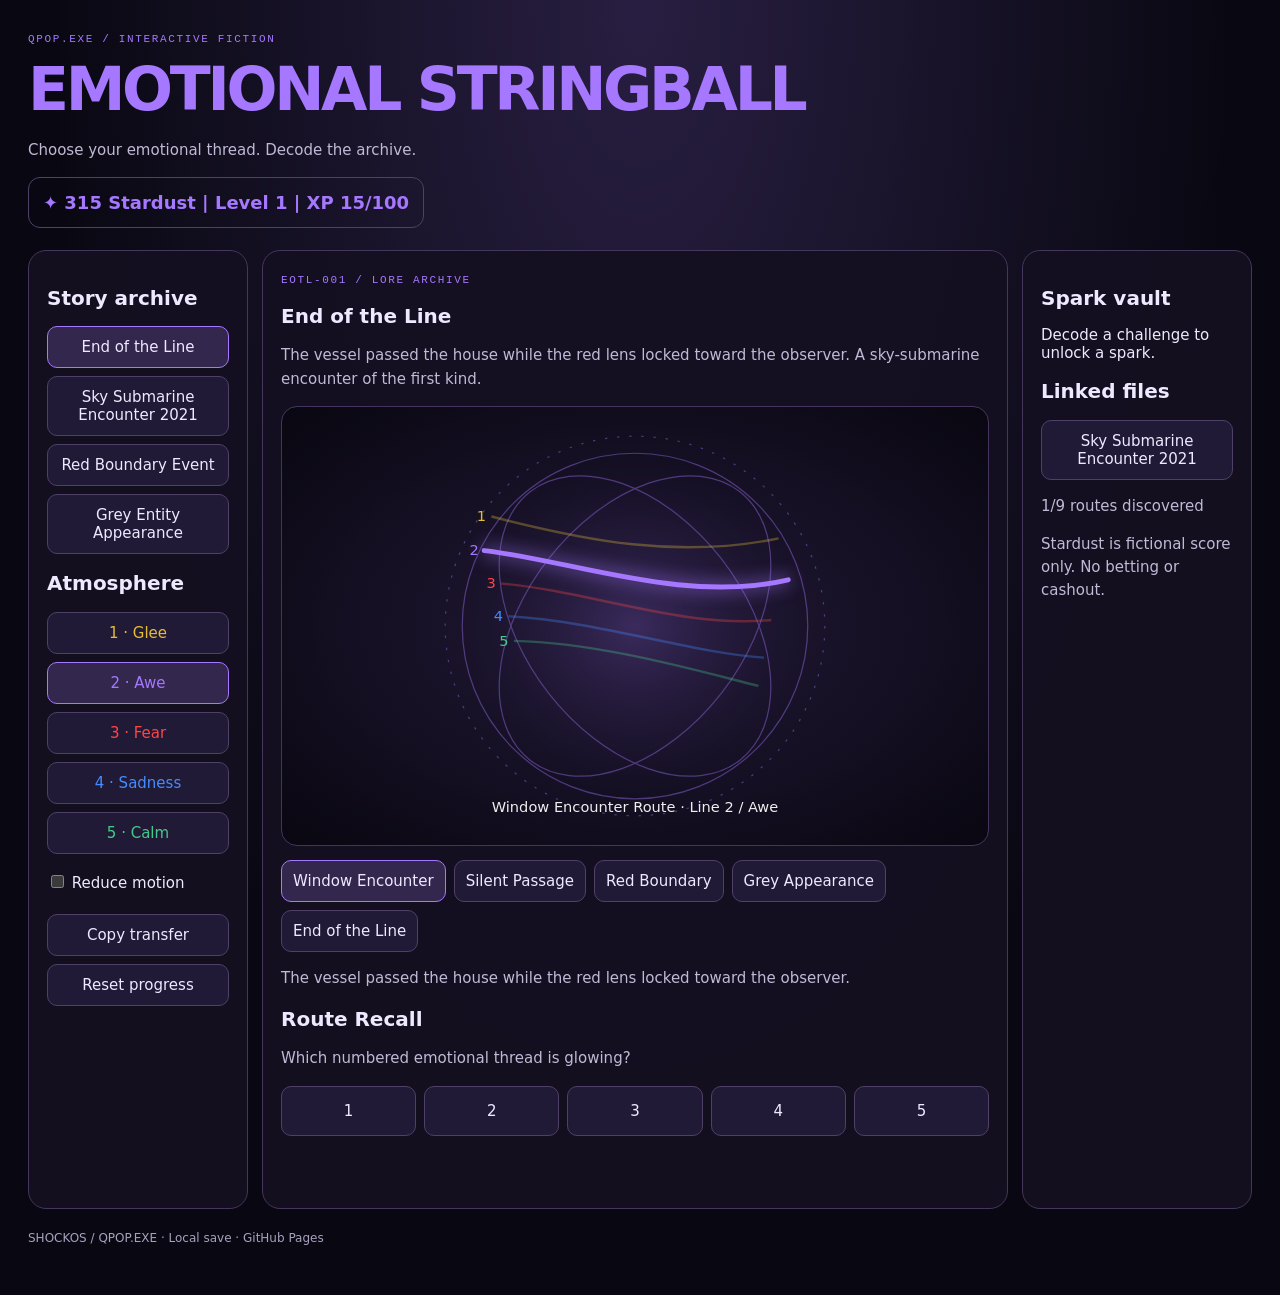
<file: index.html>
<!doctype html><html lang="en"><head><meta charset="utf-8"><meta name="viewport" content="width=device-width,initial-scale=1"><title>SHOCKOS | Emotional Stringball</title><link rel="stylesheet" href="styles.css"></head><body><main><header><small>QPOP.EXE / INTERACTIVE FICTION</small><h1>EMOTIONAL STRINGBALL</h1><p>Choose your emotional thread. Decode the archive.</p><div id="stats"></div></header><section class="layout"><aside><h2>Story archive</h2><div id="stories"></div><h2>Atmosphere</h2><div id="moods"></div><label><input type="checkbox" id="motion"> Reduce motion</label><button id="export">Copy transfer</button><button id="reset">Reset progress</button></aside><article><small id="file"></small><h2 id="title"></h2><p id="narrative"></p><svg viewBox="0 0 500 360" aria-label="Fictional dimensional routes"><defs><radialGradient id="orb"><stop stop-color="var(--accent)" stop-opacity=".45"/><stop offset="1" stop-color="#100c22" stop-opacity=".1"/></radialGradient></defs><g fill="none" stroke="var(--accent)" opacity=".4"><circle cx="250" cy="180" r="142" fill="url(#orb)"/><circle cx="250" cy="180" r="156" stroke-dasharray="2 8"/><ellipse cx="250" cy="180" rx="90" ry="140" transform="rotate(38 250 180)"/><ellipse cx="250" cy="180" rx="90" ry="140" transform="rotate(-38 250 180)"/></g><g id="threads"></g><text id="routeLabel" x="250" y="333" text-anchor="middle" fill="#eee" font-size="12"></text></svg><div id="pins"></div><p id="event"></p><h2 id="game"></h2><p id="clue"></p><div id="options"></div><p id="feedback" role="status"></p><button id="next" hidden>Next challenge</button></article><aside><h2>Spark vault</h2><div id="vault"></div><h2>Linked files</h2><div id="links"></div><p id="mission"></p><p>Stardust is fictional score only. No betting or cashout.</p></aside></section><footer>SHOCKOS / QPOP.EXE · Local save · GitHub Pages</footer></main><script type="module" src="app.js"></script></body></html>
</file>
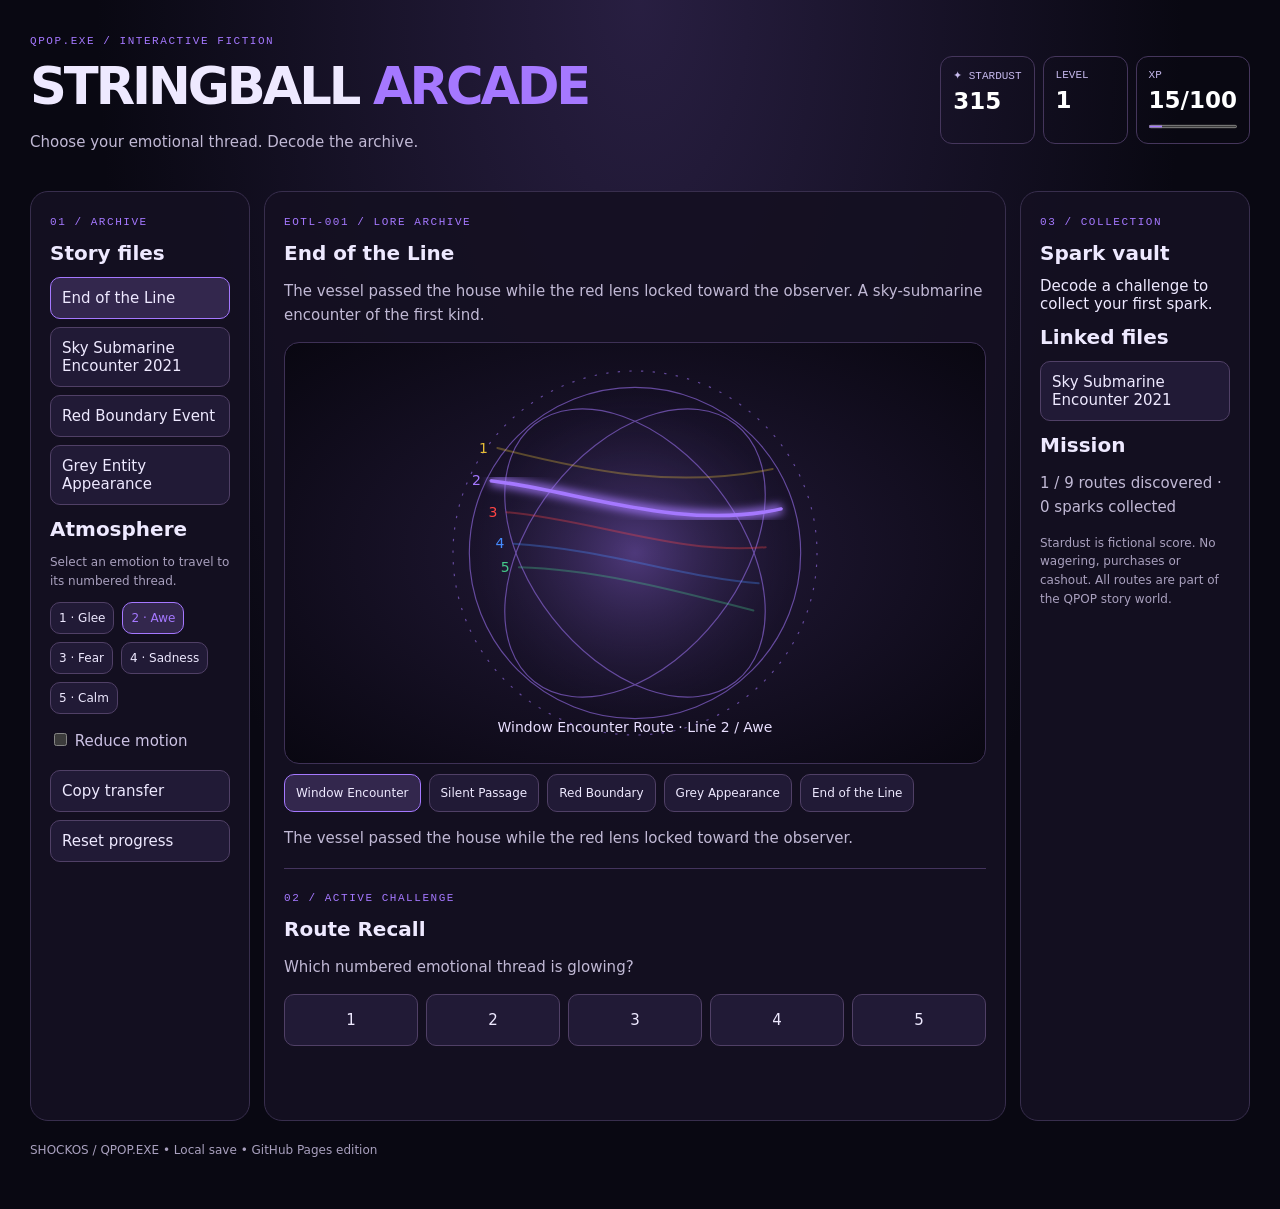
<file: SHOCKOS_Emotional_Stringball.html>
<!doctype html><html lang="en"><head><meta charset="utf-8"><meta name="viewport" content="width=device-width,initial-scale=1"><title>ShockOS • Stringball Arcade</title><style>*{box-sizing:border-box} :root{color-scheme:dark;--accent:#b5a0ff;--red:#ff4e68}body{margin:0;color:#eee9ff;background:radial-gradient(ellipse at 50% 0,#251540 0,transparent 55%),#090812;font:15px system-ui,sans-serif}main{max-width:1440px;margin:auto;padding:30px}header{display:flex;justify-content:space-between;align-items:center;gap:24px;margin-bottom:22px}h1{font-size:clamp(30px,4vw,58px);letter-spacing:-.06em;margin:8px 0}h1 span{color:var(--accent)}h2{font-size:20px;margin:12px 0}p{color:#c1b9d5;line-height:1.55}small{font:11px monospace;letter-spacing:.14em;color:var(--accent)}.stats{display:flex;gap:8px}.stats>div{border:1px solid #45365c;border-radius:12px;padding:12px;min-width:85px;font:11px monospace;color:#c6b9ed}.stats b{display:block;font:700 23px system-ui;color:#fff;margin:6px 0}progress{width:100%;height:7px;accent-color:var(--accent)}.layout{display:grid;grid-template-columns:220px minmax(0,1fr) 230px;gap:14px}.panel{padding:19px;border:1px solid #382e4d;border-radius:18px;background:#141021e8;min-width:0}button{font:inherit;color:#eee9ff;background:#211a36;border:1px solid #504066;border-radius:10px;padding:11px;cursor:pointer;text-align:left;transition:background .15s,transform .15s}button:hover{background:#372852}button:active{transform:scale(.98)}button:focus-visible{outline:2px solid #fff;outline-offset:3px}button.active{border-color:var(--accent);background:#33274d}button:disabled{opacity:.5;cursor:default}#stories,#links,#vault,.tools{display:grid;gap:8px}#stories button{width:100%}#moods,#options,.pins{display:flex;flex-wrap:wrap;gap:8px;margin:10px 0}#moods button{font-size:12px;padding:8px}.tools{margin-top:20px}label{display:block;margin-top:16px;color:#ccc2e4}.map{background:radial-gradient(ellipse,#171027,#090711);border:1px solid #3e3156;border-radius:15px;overflow:hidden}.map svg{display:block;width:100%;max-height:420px}.pins button{font-size:12px}.challenge{border-top:1px solid #44345e;margin-top:18px;padding-top:18px}#options button{flex:1 1 110px;text-align:center;min-height:52px}#next{background:#594180}#feedback{min-height:25px;color:#e4d7ff}.spark{padding:9px;background:#211a36;border-radius:9px;font-size:13px}.muted,footer{font-size:12px;color:#a9a0be}footer{padding:22px 0} [hidden]{display:none!important}@media(max-width:1000px){.layout{grid-template-columns:190px minmax(0,1fr)}aside:last-child{grid-column:1/-1}}@media(max-width:680px){main{padding:14px}header{display:block}.stats{margin:12px 0}.layout{grid-template-columns:1fr}.main{grid-row:1}aside:last-child{grid-column:auto}}

body{background:radial-gradient(ellipse at 50% 0,color-mix(in srgb,var(--accent) 20%,#090812),transparent 60%),#090812}.map{background:radial-gradient(ellipse,color-mix(in srgb,var(--accent) 17%,#090711),#090711)}.map path{transition:stroke .25s}#moods button.active{color:var(--accent)}@media(prefers-reduced-motion:reduce){*{transition:none!important}}
</style></head><body><main><header><div><small>QPOP.EXE / INTERACTIVE FICTION</small><h1>STRINGBALL<span> ARCADE</span></h1><p>Choose your emotional thread. Decode the archive.</p></div><div class="stats"><div>✦ STARDUST <b id="dust">0</b></div><div>LEVEL <b id="level">1</b></div><div>XP <b id="xp">0</b><progress id="progress" max="100" value="0"></progress></div></div></header><div class="layout"><aside class="panel"><small>01 / ARCHIVE</small><h2>Story files</h2><div id="stories"></div><h2>Atmosphere</h2><p class="muted">Select an emotion to travel to its numbered thread.</p><div id="moods"></div><label><input type="checkbox" id="motion"> Reduce motion</label><div class="tools"><button id="export">Copy transfer</button><button id="reset">Reset progress</button></div></aside><section class="panel main"><small id="file"></small><h2 id="title"></h2><p id="narrative"></p><div class="map"><svg viewBox="0 0 500 360" aria-label="Animated fictional dimensional route"><defs><radialGradient id="orb"><stop stop-color="var(--accent)" stop-opacity=".6"/><stop offset="1" stop-color="#100c22" stop-opacity=".2"/></radialGradient><filter id="glow"><feGaussianBlur stdDeviation="4"/></filter></defs><g opacity=".55" fill="none" stroke="var(--accent)"><circle cx="250" cy="180" r="142" fill="url(#orb)"/><circle cx="250" cy="180" r="156" stroke-dasharray="2 8"/><ellipse cx="250" cy="180" rx="90" ry="140" transform="rotate(38 250 180)"/><ellipse cx="250" cy="180" rx="90" ry="140" transform="rotate(-38 250 180)"/></g><g id="threads"></g><text x="250" y="333" text-anchor="middle" id="routeLabel" fill="#e9dfff" font-size="12"></text></svg></div><div id="pins" class="pins"></div><p id="event"></p><div class="challenge"><small>02 / ACTIVE CHALLENGE</small><h2 id="game"></h2><p id="clue"></p><div id="options"></div><p id="feedback" role="status" aria-live="polite"></p><button id="next" hidden>Next challenge →</button></div></section><aside class="panel"><small>03 / COLLECTION</small><h2>Spark vault</h2><div id="vault"></div><h2>Linked files</h2><div id="links"></div><h2>Mission</h2><p id="mission"></p><p class="muted">Stardust is fictional score. No wagering, purchases or cashout. All routes are part of the QPOP story world.</p></aside></div><footer>SHOCKOS / QPOP.EXE • Local save • GitHub Pages edition</footer></main><script>const STRINGBALL_ROUTE_SHAPES = {
  End_of_the_Line: {
    window_route: { label: "Window Encounter Route", activeLine: 1, lines: [[132,90,210,110,285,125,368,108],[126,118,198,126,290,162,376,142],[140,145,216,152,288,182,362,175],[146,172,220,176,296,202,356,206]] },
    silent_passage_route: { label: "Silent Passage Route", activeLine: 2, lines: [[130,100,200,112,282,138,366,120],[124,132,194,136,286,170,380,158],[138,160,215,172,292,196,365,185],[148,188,220,198,300,220,352,214]] },
    red_boundary_route: { label: "Red Boundary Route", activeLine: 3, lines: [[128,82,205,98,282,112,372,95],[124,112,196,125,285,145,378,138],[136,140,210,150,290,175,372,168],[142,168,220,185,300,214,362,214]] },
    grey_appearance_route: { label: "Grey Appearance Route", activeLine: 0, lines: [[132,88,205,102,280,118,368,108],[126,118,196,134,284,154,374,146],[134,148,210,165,290,188,366,182],[144,176,218,194,294,220,358,222]] },
    terminal_route: { label: "Terminal Route", activeLine: 2, lines: [[134,95,208,112,288,126,370,118],[128,126,200,142,290,160,378,155],[136,156,212,174,294,200,368,196],[146,188,220,208,296,232,356,232]] },
  },
  Sky_Submarine_Encounter_2021: {
    scope_lock_route: { label: "Scope Lock Route", activeLine: 0, lines: [[90,105,180,65,300,65,410,105],[110,145,190,120,300,120,390,145],[130,185,205,175,295,175,370,185],[150,225,220,230,285,230,350,225]] },
    concealment_route: { label: "Concealment Route", activeLine: 3, lines: [[100,90,160,140,210,180,250,190],[120,115,175,155,225,190,280,205],[140,140,195,175,245,210,320,225],[160,165,215,200,270,235,365,250]] },
  },
  Red_Boundary_Event: {
    wall_manifestation_route: { label: "Wall Manifestation Route", activeLine: 1, lines: [[75,110,180,110,320,110,425,110],[75,150,180,150,320,150,425,150],[75,190,180,190,320,190,425,190],[75,230,180,230,320,230,425,230]] },
  },
  Grey_Entity_Appearance: {
    foreground_route: { label: "Grey Foreground Route", activeLine: 2, lines: [[160,80,220,145,250,185,250,260],[210,75,245,140,260,190,290,265],[260,70,270,140,285,195,330,270],[310,80,300,150,310,205,360,260]] },
  },
};

const STORY_ARCHIVE = {
  End_of_the_Line: { stories: [
    { id: "EOTL-001", title: "End of the Line", tags: ["vessel","red lens","observer"], narrative: "The vessel passed the house while the red lens locked toward the observer. A sky-submarine encounter of the first kind.", timeline: [
      { year: "2021", label: "Window Encounter", note: "The vessel passed the house while the red lens locked toward the observer.", routeKey: "window_route" },
      { year: "2021", label: "Silent Passage", note: "The signal moved on while the witness stayed hidden at the bathroom window.", routeKey: "silent_passage_route" },
      { year: "Encounter II", label: "Red Boundary", note: "A giant red wall filled the backyard sky gap between the houses.", routeKey: "red_boundary_route" },
      { year: "Encounter II", label: "Grey Appearance", note: "Grey figures emerged in the foreground and the final signal was impressed.", routeKey: "grey_appearance_route" },
      { year: "Terminal", label: "End of the Line", note: "The event resolved into a threshold closure marker.", routeKey: "terminal_route" },
    ], nodes: ["vessel","red-lens","observer","window","grey-figures"], linkedFiles: ["EOTL-002"] },
    { id: "EOTL-002", title: "Sky Submarine Encounter 2021", tags: ["scope","concealment","scan"], narrative: "Red lens lock felt direct and searching. The witness stayed hidden while observing.", timeline: [
      { year: "2021", label: "Scope Lock", note: "Red lens lock felt direct and searching.", routeKey: "scope_lock_route" },
      { year: "2021", label: "Concealment", note: "Witness stayed hidden while observing.", routeKey: "concealment_route" },
    ], nodes: ["scope","red-lens","concealment"], linkedFiles: ["EOTL-001"] },
  ]},
  Red_Boundary_Event: { stories: [
    { id: "RBE-001", title: "Red Boundary Event", tags: ["wall","sky","gap"], narrative: "A giant red wall materialized in the backyard sky gap between houses. The boundary held for several minutes before dissolution.", timeline: [
      { year: "Encounter II", label: "Wall Manifestation", note: "The red wall filled the entire sky gap between the houses.", routeKey: "wall_manifestation_route" },
    ], nodes: ["red-wall","sky-gap","dissolution"], linkedFiles: [] },
  ]},
  Grey_Entity_Appearance: { stories: [
    { id: "GEA-001", title: "Grey Entity Appearance", tags: ["grey","foreground","entity"], narrative: "Grey figures emerged in the foreground. The final signal was impressed upon the witness before the threshold closed.", timeline: [
      { year: "Encounter II", label: "Grey Foreground", note: "Grey figures emerged in the foreground.", routeKey: "foreground_route" },
    ], nodes: ["grey-entity","foreground","threshold"], linkedFiles: ["EOTL-001"] },
  ]},
};


const $=id=>document.getElementById(id), stories=Object.values(STORY_ARCHIVE).flatMap(f=>f.stories), routes=Object.assign({},...Object.values(STRINGBALL_ROUTE_SHAPES));
const fresh=()=>({dust:300,level:1,xp:0,visited:[],vault:[],story:0,pin:0,mood:'Awe',motion:matchMedia('(prefers-reduced-motion: reduce)').matches});
let s=fresh();try{const old=JSON.parse(localStorage.getItem('shockos-arcade-v1'));if(old&&Array.isArray(old.visited)&&Array.isArray(old.vault)&&stories[old.story]?.timeline[old.pin]&&Number.isFinite(old.xp)&&Number.isFinite(old.level)&&old.level>=1&&Number.isFinite(old.dust))s={...s,...old}}catch{}
const save=()=>{try{localStorage.setItem('shockos-arcade-v1',JSON.stringify(s))}catch{}};const current=()=>stories[s.story],event=()=>current().timeline[s.pin],route=()=>routes[event().routeKey];
const colors={Glee:'#E6BD36',Awe:'#A578FF',Fear:'#FF4545',Sadness:'#458BFF',Calm:'#45C98A'};const emotionNames=Object.keys(colors);const lineIndex=()=>Math.max(0,emotionNames.indexOf(s.mood));
const modes=['Route Recall','Glyph Sequence','Timeline Decoder','Entity Match','Relay Pattern'];let round,answered=false,frame=0,drawn=null,active=null;
const shuffle=a=>{a=[...a];for(let i=a.length-1;i>0;i--){let j=Math.floor(Math.random()*(i+1));[a[i],a[j]]=[a[j],a[i]]}return a};
function button(text,fn,selected=false){const b=document.createElement('button');b.textContent=text;b.classList.toggle('active',selected);b.onclick=fn;return b}
function stats(){ $('dust').textContent=s.dust;$('level').textContent=s.level;$('xp').textContent=`${s.xp}/100`;$('progress').value=s.xp;$('mission').textContent=`${s.visited.length} / 9 routes discovered · ${s.vault.length} sparks collected`;$('vault').replaceChildren(...s.vault.map(v=>{let d=document.createElement('div');d.className='spark';d.textContent='✦ '+v;return d}));if(!s.vault.length)$('vault').textContent='Decode a challenge to collect your first spark.';save()}
function gain(d,x){s.dust+=d;s.xp+=x;let leveled=false;while(s.xp>=100){s.xp-=100;s.level++;s.dust+=50;leveled=true}stats();return leveled}
const ns='http://www.w3.org/2000/svg';const paths=Array.from({length:5},()=>{let p=document.createElementNS(ns,'path');p.setAttribute('fill','none');p.setAttribute('stroke-linecap','round');$('threads').append(p);return p});const labels=Array.from({length:5},()=>{const t=document.createElementNS(ns,'text');t.setAttribute('fill','#e9dfff');t.setAttribute('font-size','12');t.setAttribute('text-anchor','end');$('threads').append(t);return t});const hi=document.createElementNS(ns,'path');hi.setAttribute('fill','none');hi.setAttribute('stroke','#ff4e68');hi.setAttribute('stroke-width','7');hi.setAttribute('filter','url(#glow)');$('threads').append(hi);const red=hi.cloneNode();red.removeAttribute('filter');red.setAttribute('stroke-width','3');$('threads').append(red);
const path=a=>`M${a[0]} ${a[1]} C${a.slice(2).join(' ')}`;const mix=(a,b,t)=>a.map((v,i)=>v+(b[i]-v)*t);
function draw(lines,r){drawn=lines;active=r;paths.forEach((p,i)=>{p.setAttribute('d',path(lines[i]));p.setAttribute('stroke',colors[emotionNames[i]]);p.setAttribute('stroke-opacity',i===lineIndex()?'.85':'.32');p.setAttribute('stroke-width','1.7');labels[i].setAttribute('x',lines[i][0]-8);labels[i].setAttribute('y',lines[i][1]+4);labels[i].textContent=String(i+1);labels[i].setAttribute('fill',colors[emotionNames[i]])});[hi,red].forEach(p=>p.setAttribute('d',path(r)))}
function morph(){cancelAnimationFrame(frame);const r=route(),base=r.lines,to=[...base,base[3].map((v,i)=>v+(base[3][i]-base[2][i])*.75)],target=to[lineIndex()],from=drawn||to,start=active||target,t0=performance.now();const color=colors[emotionNames[lineIndex()]];[hi,red].forEach(p=>p.setAttribute('stroke',color));$('routeLabel').textContent=`${r.label} · Line ${lineIndex()+1} / ${emotionNames[lineIndex()]}`;if(s.motion){draw(to,target);return}function tick(now){let t=Math.min(1,(now-t0)/650),e=t*t*(3-2*t);draw(to.map((l,i)=>mix(from[i],l,e)),mix(start,target,e));if(t<1)frame=requestAnimationFrame(tick)}frame=requestAnimationFrame(tick)}
function newRound(){answered=false;$('next').hidden=true;$('feedback').textContent='';const mode=(s.level-1)%modes.length;let answer,options,clue;const glyphs=['✦','◎','◬','⌬','⟡','◉'];if(mode===0){answer=String(lineIndex()+1);options=['1','2','3','4','5'];clue='Which numbered emotional thread is glowing?'}else if(mode===1){let a=shuffle(glyphs).slice(0,2);answer=a[0];options=shuffle([answer,...glyphs.filter(g=>g!==answer).slice(0,3)]);clue=`Complete the repeating sequence: ${a[0]} ${a[1]} ${a[0]} ${a[1]} ?`}else if(mode===2){answer=event().label;options=shuffle([answer,...stories.flatMap(st=>st.timeline.map(e=>e.label)).filter(x=>x!==answer).slice(0,3)]);clue=event().note}else if(mode===3){answer=current().nodes[0];options=shuffle([answer,...new Set(stories.flatMap(st=>st.nodes).filter(x=>!current().nodes.includes(x)))].slice(0,4));clue=`Which node belongs to ${current().title}?`}else{let a=shuffle(glyphs).slice(0,3);answer=a[2];options=shuffle([answer,...glyphs.filter(g=>g!==answer).slice(0,3)]);clue=`Align the relay: ${a.join(' ')} | ${a[0]} ${a[1]} ?`}
round={answer,options};$('game').textContent=modes[mode];$('clue').textContent=clue;$('options').replaceChildren(...options.map(o=>button(o,()=>resolve(o))));}
function resolve(o){if(answered)return;answered=true;const correct=o===round.answer;const spark=route().label;if(correct&&!s.vault.includes(spark))s.vault.push(spark);const leveled=gain(correct?40:0,correct?35:10);$('feedback').textContent=(correct?'Decoded! +40 Stardust.':`Not quite. Answer: ${round.answer}.`)+(leveled?' Level up! Next game unlocked.':'');[...$('options').children].forEach(b=>{b.disabled=true;b.classList.toggle('active',b.textContent===round.answer)});$('next').hidden=false;}
function select(si,pi=0){s.story=si;s.pin=pi;const key=event().routeKey;if(!s.visited.includes(key)){s.visited.push(key);gain(15,15)}render();}
function render(){const st=current();$('file').textContent=st.id+' / LORE ARCHIVE';$('title').textContent=st.title;$('narrative').textContent=st.narrative;$('event').textContent=event().note;$('stories').replaceChildren(...stories.map((x,i)=>button(x.title,()=>select(i),i===s.story)));$('pins').replaceChildren(...st.timeline.map((x,i)=>button(x.label,()=>select(s.story,i),i===s.pin)));$('links').replaceChildren(...st.linkedFiles.map(id=>stories.findIndex(x=>x.id===id)).filter(i=>i>=0).map(i=>button(stories[i].title,()=>select(i))));if(!$('links').children.length)$('links').textContent='No linked files.';morph();newRound();stats()}
function moods(){document.documentElement.style.setProperty('--accent',colors[s.mood]||colors.Awe);$('moods').replaceChildren(...Object.keys(colors).map(x=>button(`${emotionNames.indexOf(x)+1} · ${x}`,()=>{s.mood=x;moods();morph();newRound();save()},x===s.mood)))}$('motion').checked=s.motion;$('motion').onchange=e=>{s.motion=e.target.checked;morph();save()};$('next').onclick=newRound;$('reset').onclick=()=>{if(confirm('Reset your local game progress?')){s=fresh();$('motion').checked=s.motion;moods();select(0)}};$('export').onclick=async()=>{const text=JSON.stringify({system:'ShockOS',version:1,player:s,story:current(),event:event()},null,2);try{await navigator.clipboard.writeText(text);$('export').textContent='Copied ✓'}catch{const b=new Blob([text],{type:'application/json'}),u=URL.createObjectURL(b),a=document.createElement('a');a.href=u;a.download='shockos-save.json';a.click();URL.revokeObjectURL(u)}};moods();select(s.story,s.pin);
</script></body></html>
</file>
<file: styles.css>
*{box-sizing:border-box}:root{color-scheme:dark;--accent:#a578ff}body{margin:0;background:radial-gradient(ellipse at 50% 0,color-mix(in srgb,var(--accent) 20%,#090812),transparent 65%),#090812;color:#eee9ff;font:15px system-ui,sans-serif}main{max-width:1440px;margin:auto;padding:28px}header{margin-bottom:22px}h1{font-size:clamp(30px,5vw,60px);letter-spacing:-.055em;margin:8px 0;color:var(--accent)}h2{font-size:20px}small{font:11px monospace;letter-spacing:.15em;color:var(--accent)}p{line-height:1.55;color:#c1b9d5}.layout{display:grid;grid-template-columns:220px minmax(0,1fr) 230px;gap:14px}aside,article{min-width:0;background:#141021ee;border:1px solid #45365c;border-radius:18px;padding:18px}button{color:#eee9ff;font:inherit;background:#211a36;border:1px solid #504066;border-radius:10px;padding:11px;cursor:pointer;transition:background .15s,transform .15s}button:hover{background:#372852}button:active{transform:scale(.98)}button:focus-visible{outline:2px solid white;outline-offset:2px}button.active{border-color:var(--accent);background:#33274d}button:disabled{opacity:.65;cursor:default}#stats{display:inline-block;border:1px solid #504066;border-radius:12px;padding:14px;font-size:18px;font-weight:bold;color:var(--accent)}#stories,#links,#moods{display:grid;gap:8px}#pins,#options{display:flex;flex-wrap:wrap;gap:8px;margin:14px 0}#options button{flex:1 1 100px;text-align:center;min-height:50px}label{display:block;margin:18px 0}aside>button{margin:4px 0;width:100%}svg{display:block;width:100%;max-height:440px;border:1px solid #44345e;border-radius:16px;background:radial-gradient(ellipse,color-mix(in srgb,var(--accent) 17%,#090711),#090711)}#threads path:last-child{filter:drop-shadow(0 0 7px var(--accent))}#feedback{min-height:24px}#next{background:#554078}footer{font-size:12px;color:#a9a0be;padding:22px 0}[hidden]{display:none!important}@media(max-width:1000px){.layout{grid-template-columns:190px minmax(0,1fr)}aside:last-child{grid-column:1/-1}}@media(max-width:680px){main{padding:14px}.layout{grid-template-columns:1fr}aside:last-child{grid-column:auto}}@media(prefers-reduced-motion:reduce){*{transition:none!important}}
</file>
